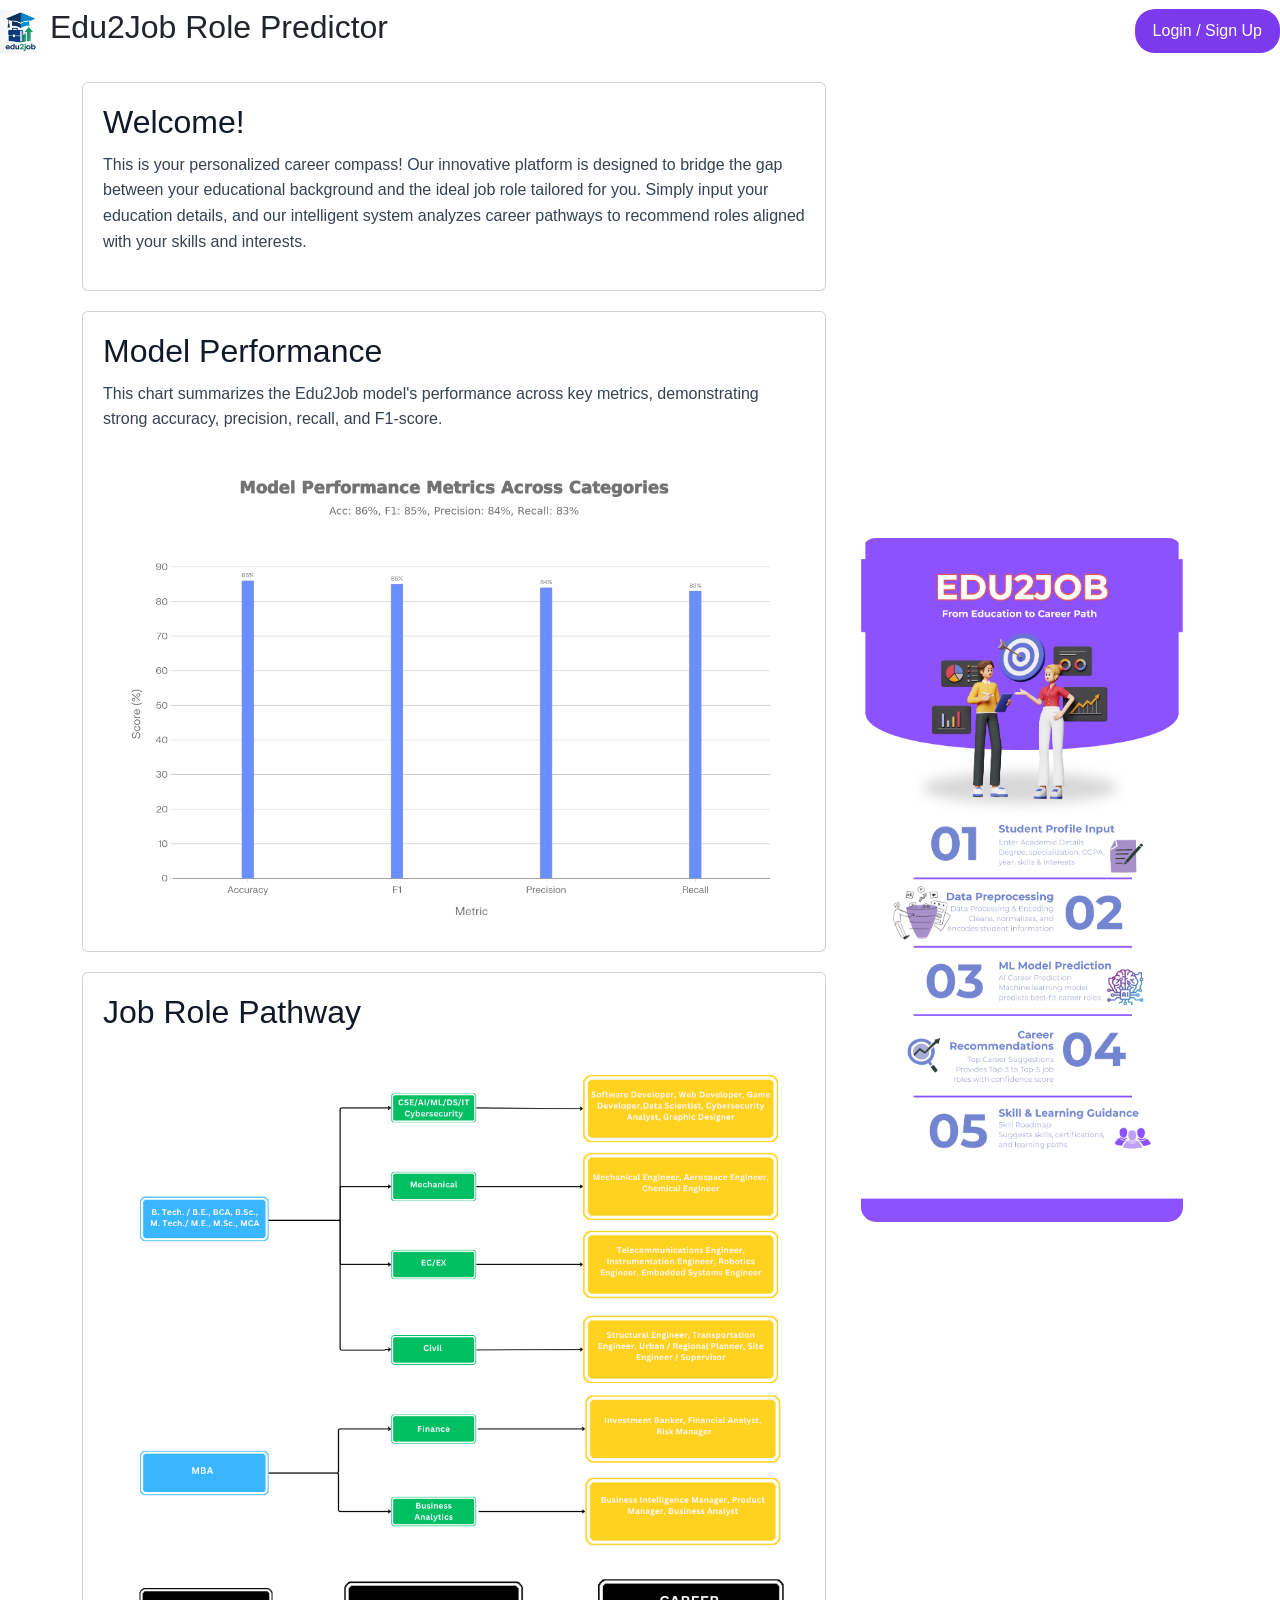
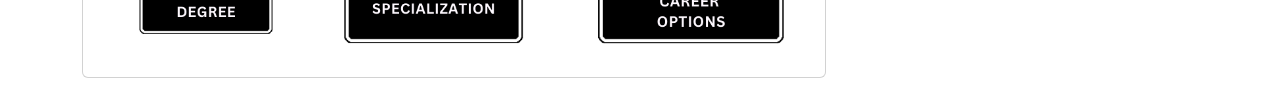
<file: frontend/index.html>
<!DOCTYPE html>
<html lang="en">
<head>
    <meta charset="UTF-8">
    <meta name="viewport" content="width=device-width, initial-scale=1.0">
    <title>Edu2Job Role Predictor</title>
    <link rel="stylesheet" href="css/style.css">
    <link href="https://cdnjs.cloudflare.com/ajax/libs/bootstrap/5.3.0/css/bootstrap.min.css" rel="stylesheet">
    <link href="https://cdnjs.cloudflare.com/ajax/libs/font-awesome/6.0.0/css/all.min.css" rel="stylesheet">
    <style>
        /* Modal Styles for Login/Signup */
        .modal {
            display: none;
            position: fixed;
            z-index: 1000;
            left: 0;
            top: 0;
            width: 100%;
            height: 100%;
            background-color: rgba(0,0,0,0.5);
        }
        .modal-content {
            background-color: white;
            margin: 10% auto;
            padding: 20px;
            border-radius: 15px;
            width: 90%;
            max-width: 500px;
            box-shadow: 0 10px 30px rgba(0,0,0,0.1);
        }
        .close {
            color: #aaa;
            float: right;
            font-size: 28px;
            font-weight: bold;
            cursor: pointer;
        }
        .close:hover {
            color: black;
        }
        .gradient-bg {
            background: linear-gradient(135deg, #667eea 0%, #764ba2 100%);
            min-height: 100vh;
        }
        .login-card {
            background: white;
            border-radius: 15px;
            box-shadow: 0 10px 30px rgba(0,0,0,0.1);
        }
        .btn-google {
            background: #fff;
            color: #757575;
            border: 1px solid #ddd;
        }
        .btn-google:hover {
            background: #f8f9fa;
            border-color: #ccc;
        }
        .google-btn {
            display: flex;
            align-items: center;
            justify-content: center;
            background: white;
            color: #757575;
            border: 1px solid #ddd;
            padding: 10px;
            border-radius: 5px;
            cursor: pointer;
            transition: all 0.3s;
        }
        .google-btn:hover {
            background: #f8f9fa;
            box-shadow: 0 2px 5px rgba(0,0,0,0.1);
        }
        .google-icon {
            width: 18px;
            height: 18px;
            margin-right: 10px;
        }
    </style>
</head>
<body>

    <!-- Header -->
    <header class="navbar">
        <div class="logo">
            <img src="images/logo.png" alt="Edu2Job Logo">
            <h2>Edu2Job Role Predictor</h2>
        </div>
        <button class="btn-login" onclick="openModal()">Login / Sign Up</button>
    </header>

    <!-- Main Layout -->
    <div class="container">

        <!-- LEFT CONTENT -->
        <main class="left-panel">

            <!-- Welcome Section -->
            <section class="card">
                <h2>Welcome!</h2>
                <p>
                    This is your personalized career compass! Our innovative platform is designed to
                    bridge the gap between your educational background and the ideal job role tailored
                    for you. Simply input your education details, and our intelligent system analyzes
                    career pathways to recommend roles aligned with your skills and interests.
                </p>
            </section>

            <!-- Model Performance -->
            <section class="card">
                <h2>Model Performance</h2>
                <p>
                    This chart summarizes the Edu2Job model's performance across key metrics,
                    demonstrating strong accuracy, precision, recall, and F1-score.
                </p>

                <div class="image-box">
                    <img src="images/performance graph.png" alt="Model Performance Graph">
                </div>
            </section>

            <!-- Job Role Pathway -->
            <section class="card">
                <h2>Job Role Pathway</h2>
                <div class="image-box">
                    <img src="images/pathway.png" alt="Job Role Pathway">
                </div>
            </section>

        </main>

        <!-- RIGHT INFOGRAPHIC -->
        <aside class="right-panel">
            <img src="images/infograph.png" alt="Edu2Job Infographic">
        </aside>

    </div>

    <!-- Login/Signup Modal -->
    <div id="authModal" class="modal">
        <div class="modal-content">
            <span class="close" onclick="closeModal()">&times;</span>
            <div class="text-center mb-4">
                <h2 class="fw-bold text-primary">Edu2Job</h2>
                <p class="text-muted">Predict your perfect career path</p>
            </div>

            <!-- Login Form -->
            <div id="loginForm">
                <h4 class="mb-4">Welcome Back</h4>
                <form id="loginFormElement">
                    <div class="mb-3">
                        <label class="form-label">Email</label>
                        <input type="email" class="form-control" id="loginEmail" required>
                    </div>
                    <div class="mb-3">
                        <label class="form-label">Password</label>
                        <input type="password" class="form-control" id="loginPassword" required>
                    </div>
                    <button type="submit" class="btn btn-primary w-100 mb-3">Sign In</button>
                </form>

                <div class="text-center mb-3">
                    <span class="text-muted">Or continue with</span>
                </div>

                <!-- Google Sign-In Button -->
                <div id="googleSignIn" class="w-100 mb-3"></div>

                <div class="text-center">
                    <span class="text-muted">Don't have an account? </span>
                    <a href="#" onclick="showSignup()" class="text-primary">Sign Up</a>
                </div>
            </div>

            <!-- Signup Form -->
            <div id="signupForm" style="display: none;">
                <h4 class="mb-4">Create Account</h4>
                <form id="signupFormElement">
                    <div class="mb-3">
                        <label class="form-label">Full Name</label>
                        <input type="text" class="form-control" id="signupName" required>
                    </div>
                    <div class="mb-3">
                        <label class="form-label">Email</label>
                        <input type="email" class="form-control" id="signupEmail" required>
                    </div>
                    <div class="mb-3">
                        <label class="form-label">Password</label>
                        <input type="password" class="form-control" id="signupPassword" required>
                    </div>
                    <div class="mb-3">
                        <label class="form-label">Degree</label>
                        <input type="text" class="form-control" id="signupDegree">
                    </div>
                    <div class="mb-3">
                        <label class="form-label">Specialization</label>
                        <input type="text" class="form-control" id="signupSpecialization">
                    </div>
                    <button type="submit" class="btn btn-primary w-100 mb-3">Create Account</button>
                </form>

                <div class="text-center">
                    <span class="text-muted">Already have an account? </span>
                    <a href="#" onclick="showLogin()" class="text-primary">Sign In</a>
                </div>
            </div>

            <div id="message" class="mt-3"></div>
        </div>
    </div>

    <!-- Google Identity Services -->
    <script src="https://accounts.google.com/gsi/client"></script>
    <script src="js/auth.js"></script>
    <script>
        function openModal() {
            document.getElementById('authModal').style.display = 'block';
        }

        function closeModal() {
            document.getElementById('authModal').style.display = 'none';
        }

        function showSignup() {
            document.getElementById('loginForm').style.display = 'none';
            document.getElementById('signupForm').style.display = 'block';
        }

        function showLogin() {
            document.getElementById('signupForm').style.display = 'none';
            document.getElementById('loginForm').style.display = 'block';
        }

        // Close modal when clicking outside
        window.onclick = function(event) {
            if (event.target == document.getElementById('authModal')) {
                closeModal();
            }
        }
    </script>
</body>
</html>
</file>
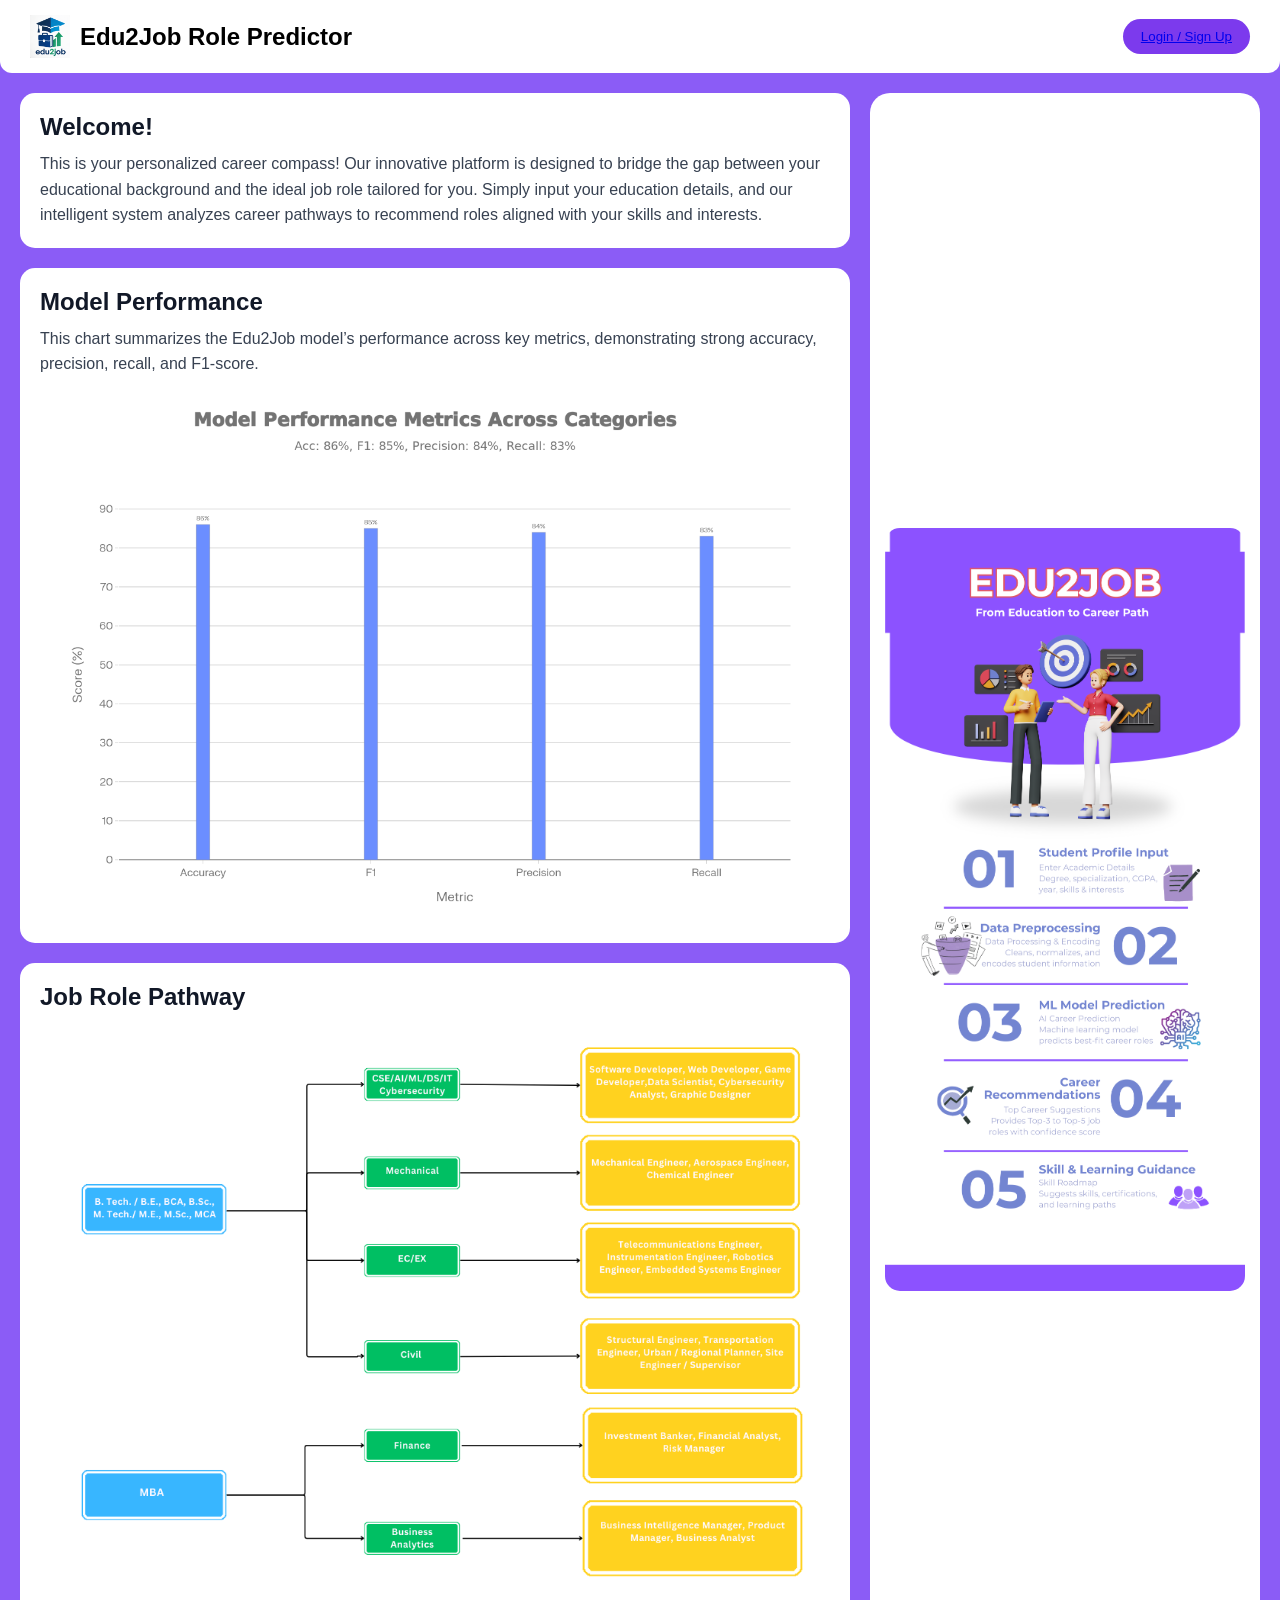
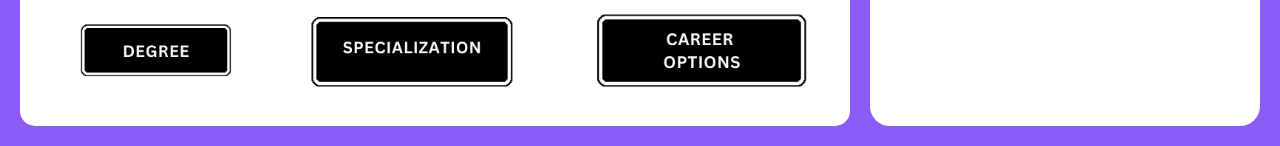
<file: frontend/homepage.html>
<!DOCTYPE html>
<html lang="en">
<head>
    <meta charset="UTF-8">
    <meta name="viewport" content="width=device-width, initial-scale=1.0" >
    <title>Edu2Job Role Predictor</title>
    <link rel="stylesheet" href="css/style.css">
</head>
<body>

    <!-- Header -->
    <header class="navbar">
        <div class="logo">
            <img src="images/logo.png" alt="Edu2Job Logo">
            <h2>Edu2Job Role Predictor</h2>
        </div>
        <button class="btn-login"><a href="index.html">Login / Sign Up</a></button>
    </header>

    <!-- Main Layout -->
    <div class="container">

        <!-- LEFT CONTENT -->
        <main class="left-panel">

            <!-- Welcome Section -->
            <section class="card">
                <h2>Welcome!</h2>
                <p>
                    This is your personalized career compass! Our innovative platform is designed to
                    bridge the gap between your educational background and the ideal job role tailored
                    for you. Simply input your education details, and our intelligent system analyzes
                    career pathways to recommend roles aligned with your skills and interests.
                </p>
            </section>

            <!-- Model Performance -->
            <section class="card">
                <h2>Model Performance</h2>
                <p>
                    This chart summarizes the Edu2Job model’s performance across key metrics,
                    demonstrating strong accuracy, precision, recall, and F1-score.
                </p>

                <div class="image-box">
                    <img src="images/performance graph.png" alt="Model Performance Graph">
                </div>
            </section>

            <!-- Job Role Pathway -->
            <section class="card">
                <h2>Job Role Pathway</h2>
                <div class="image-box">
                    <img src="images/pathway.png" alt="Job Role Pathway">
                </div>
            </section>

        </main>

        <!-- RIGHT INFOGRAPHIC -->
        <aside class="right-panel">
            <img src="images/infograph.png" alt="Edu2Job Infographic">
        </aside>

    </div>

</body>
</html>
</file>
<file: frontend/css/style.css>
* {
    margin: 0;
    padding: 0;
    box-sizing: border-box;
    font-family: "Segoe UI", sans-serif;
}

body {
    background-color: #8b5cf6;
}

/* Navbar */
.navbar {
    background: #ffffff;
    padding: 15px 30px;
    display: flex;
    justify-content: space-between;
    align-items: center;
    border-radius: 0 0 12px 12px;
}

.logo {
    display: flex;
    align-items: center;
    gap: 10px;
}

.logo img {
    width: 40px;
}

.btn-login {
    background: #7c3aed;
    color: white;
    border: none;
    padding: 10px 18px;
    border-radius: 20px;
    cursor: pointer;
}

/* Layout */
.container {
    display: flex;
    padding: 20px;
    gap: 20px;
}

/* Left Panel */
.left-panel {
    flex: 3;
    display: flex;
    flex-direction: column;
    gap: 20px;
}

/* Cards */
.card {
    background: #ffffff;
    padding: 20px;
    border-radius: 15px;
}

.card h2 {
    margin-bottom: 10px;
    color: #111827;
}

.card p {
    color: #374151;
    line-height: 1.6;
}

/* Images */
.image-box {
    margin-top: 15px;
    text-align: center;
}

.image-box img {
    max-width: 100%;
    border-radius: 10px;
}

/* Right Panel */
.right-panel {
    flex: 1.3;
    background: #ffffff;
    border-radius: 20px;
    padding: 15px;
    display: flex;
    align-items: center;
    justify-content: center;
}

.right-panel img {
    width: 100%;
    border-radius: 15px;
}

/* Responsive */
@media (max-width: 900px) {
    .container {
        flex-direction: column;
    }

    .right-panel {
        order: -1;
    }
}
/* Feedback Styles */
.rating-stars {
    display: flex;
    align-items: center;
}

.stars {
    font-size: 24px;
    color: #ddd;
    cursor: pointer;
}

.stars .star {
    margin-right: 5px;
    transition: color 0.2s;
}

.stars .star:hover,
.stars .star.active {
    color: #ffc107;
}

.skill-badge {
    margin: 2px;
    font-size: 0.75rem;
}

.feedback-badge {
    font-size: 0.75rem;
    padding: 3px 8px;
}

.badge-admin {
    background-color: #ffc107;
    color: #000;
}

.badge-user {
    background-color: #6c757d;
    color: #fff;
}

/* Star rating colors */
.rating-1 { color: #dc3545; }
.rating-2 { color: #fd7e14; }
.rating-3 { color: #ffc107; }
.rating-4 { color: #28a745; }
.rating-5 { color: #20c997; }

/* Charts */
.chart-container {
    position: relative;
    height: 300px;
    width: 100%;
}

/* Modal styling */
.modal-lg {
    max-width: 800px;
}
</file>
